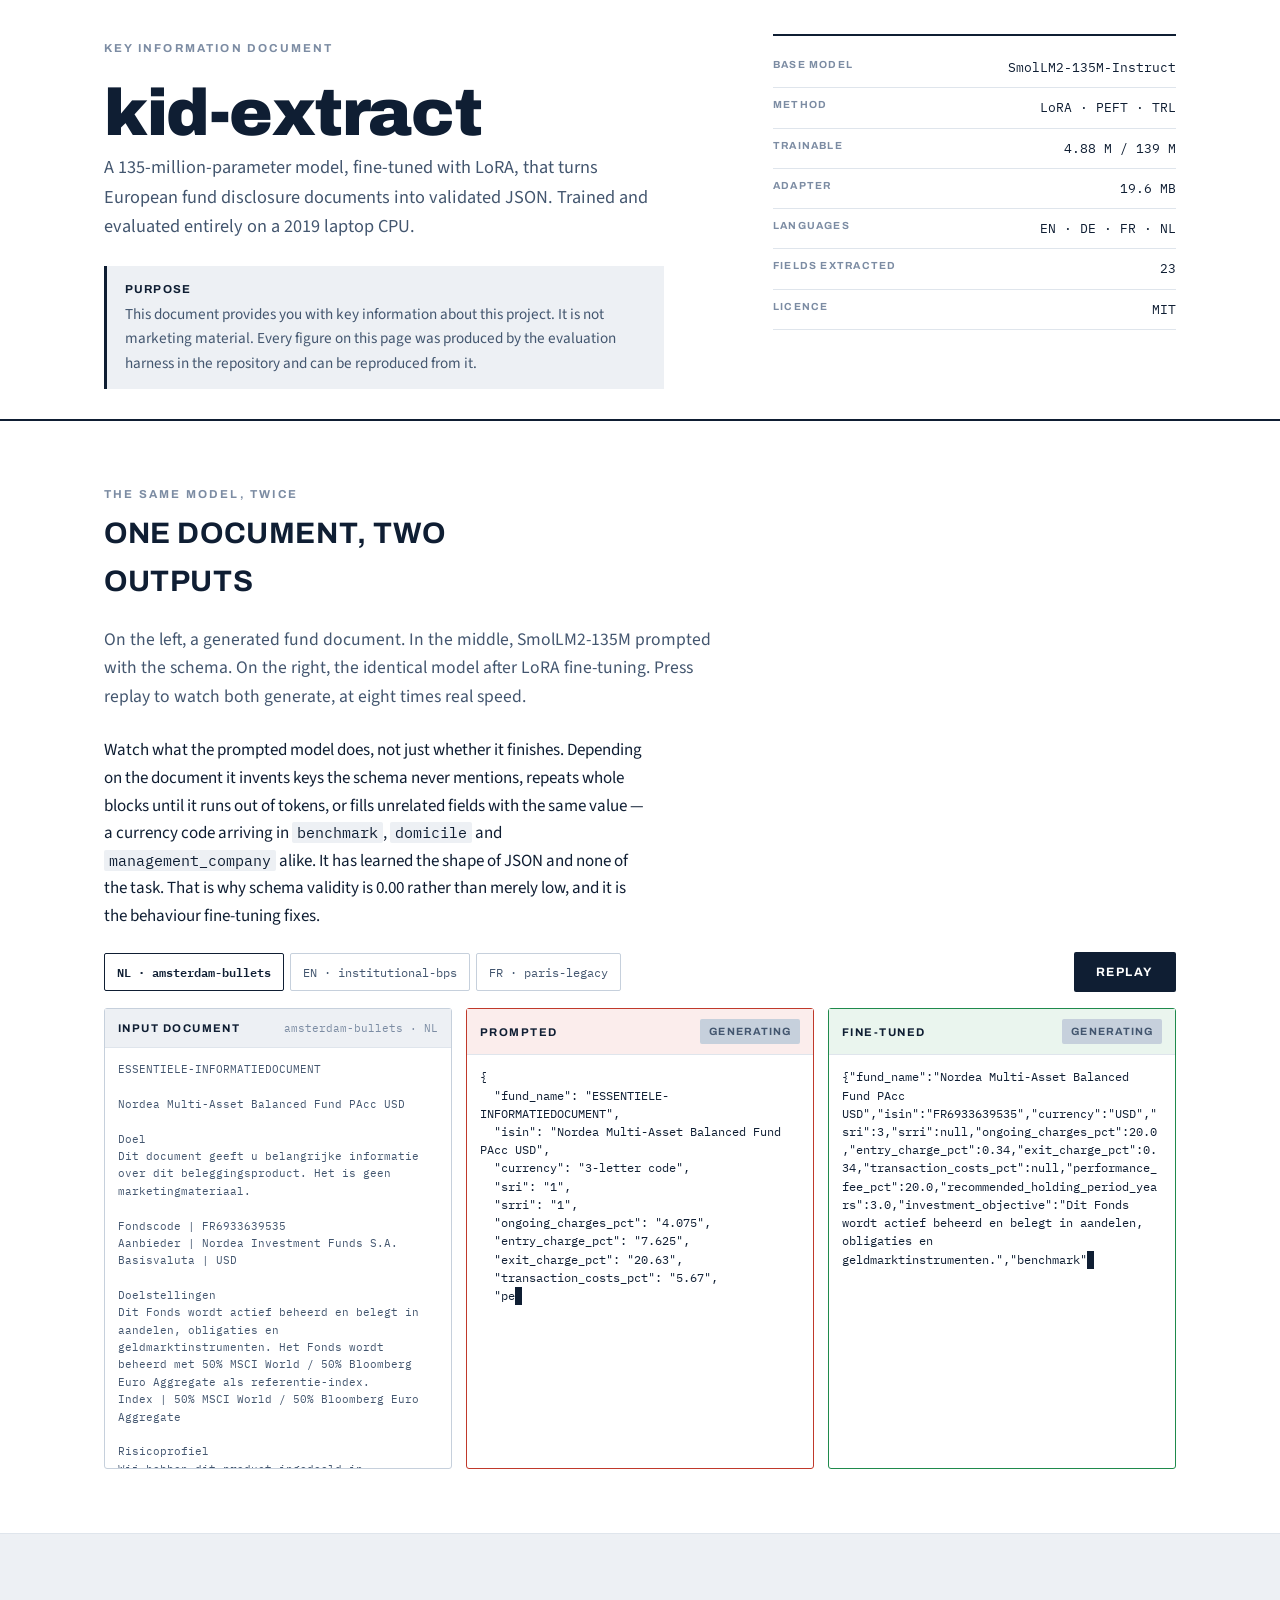
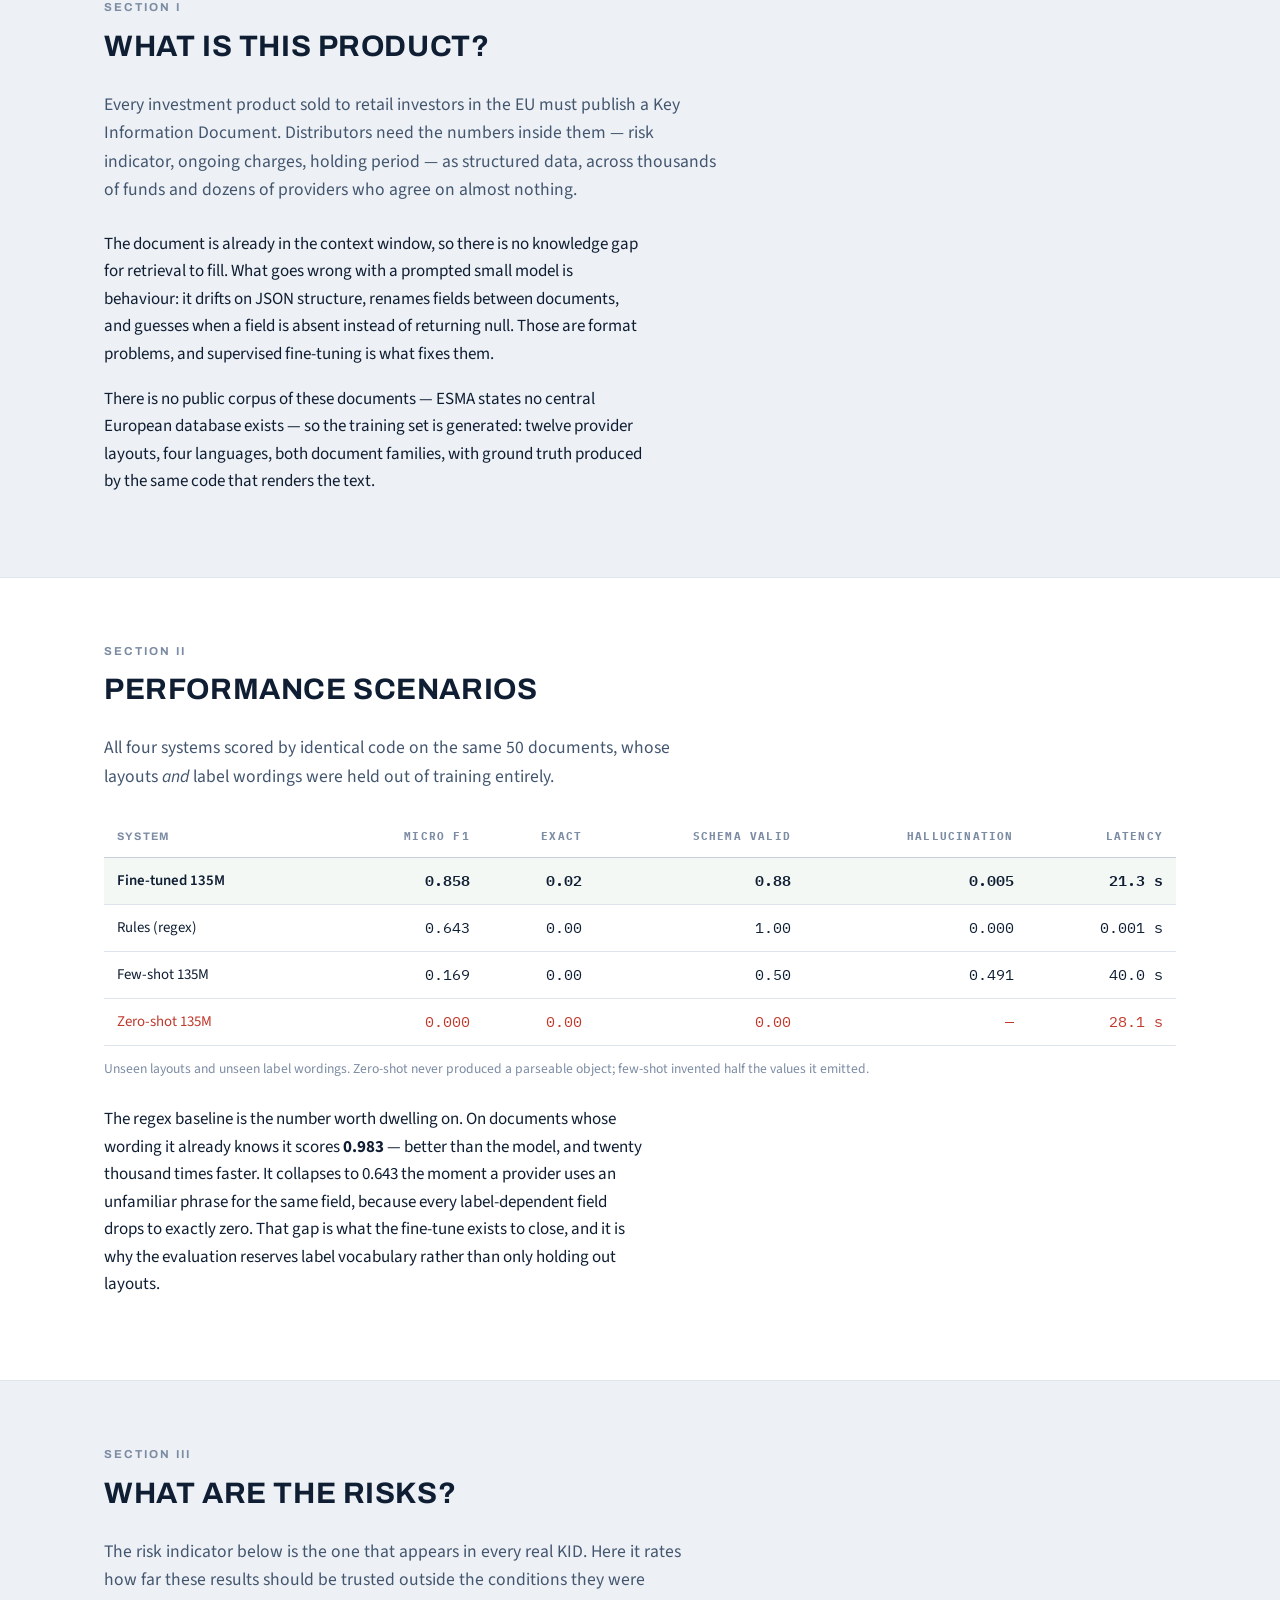
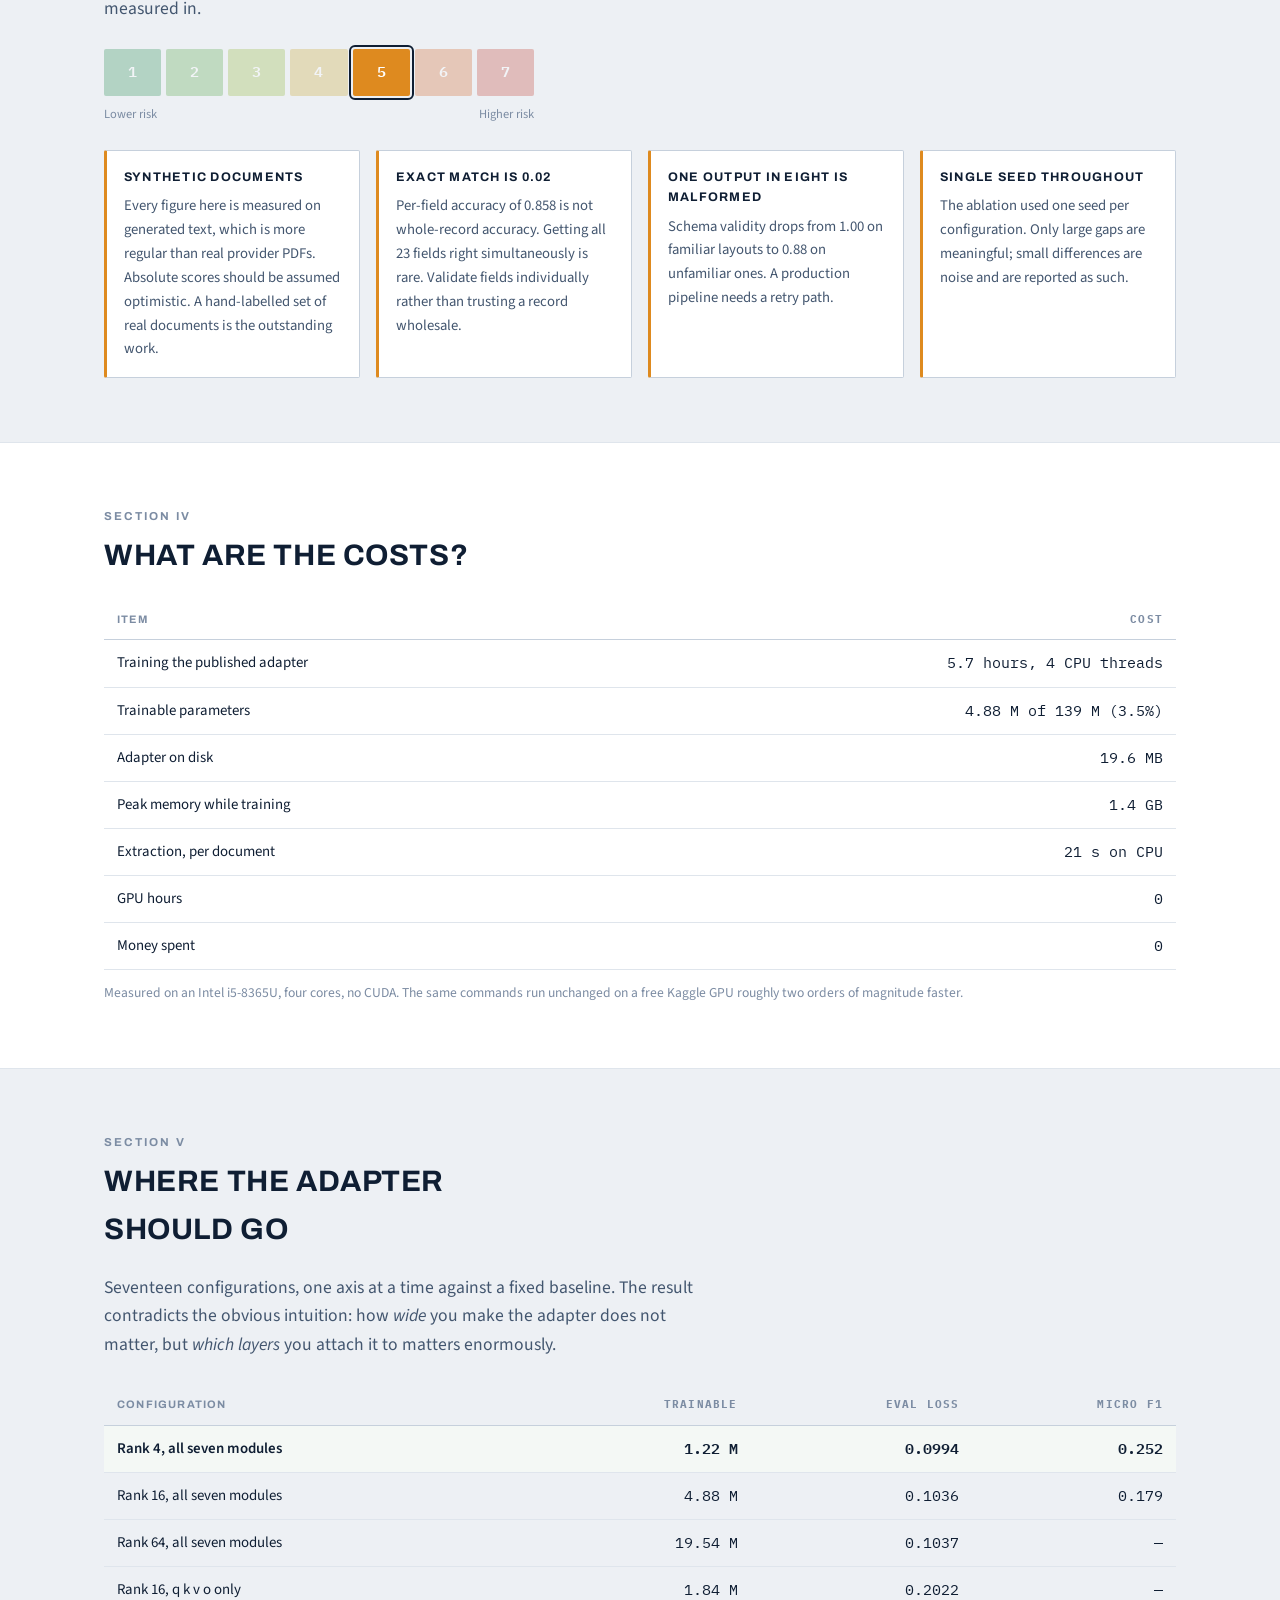
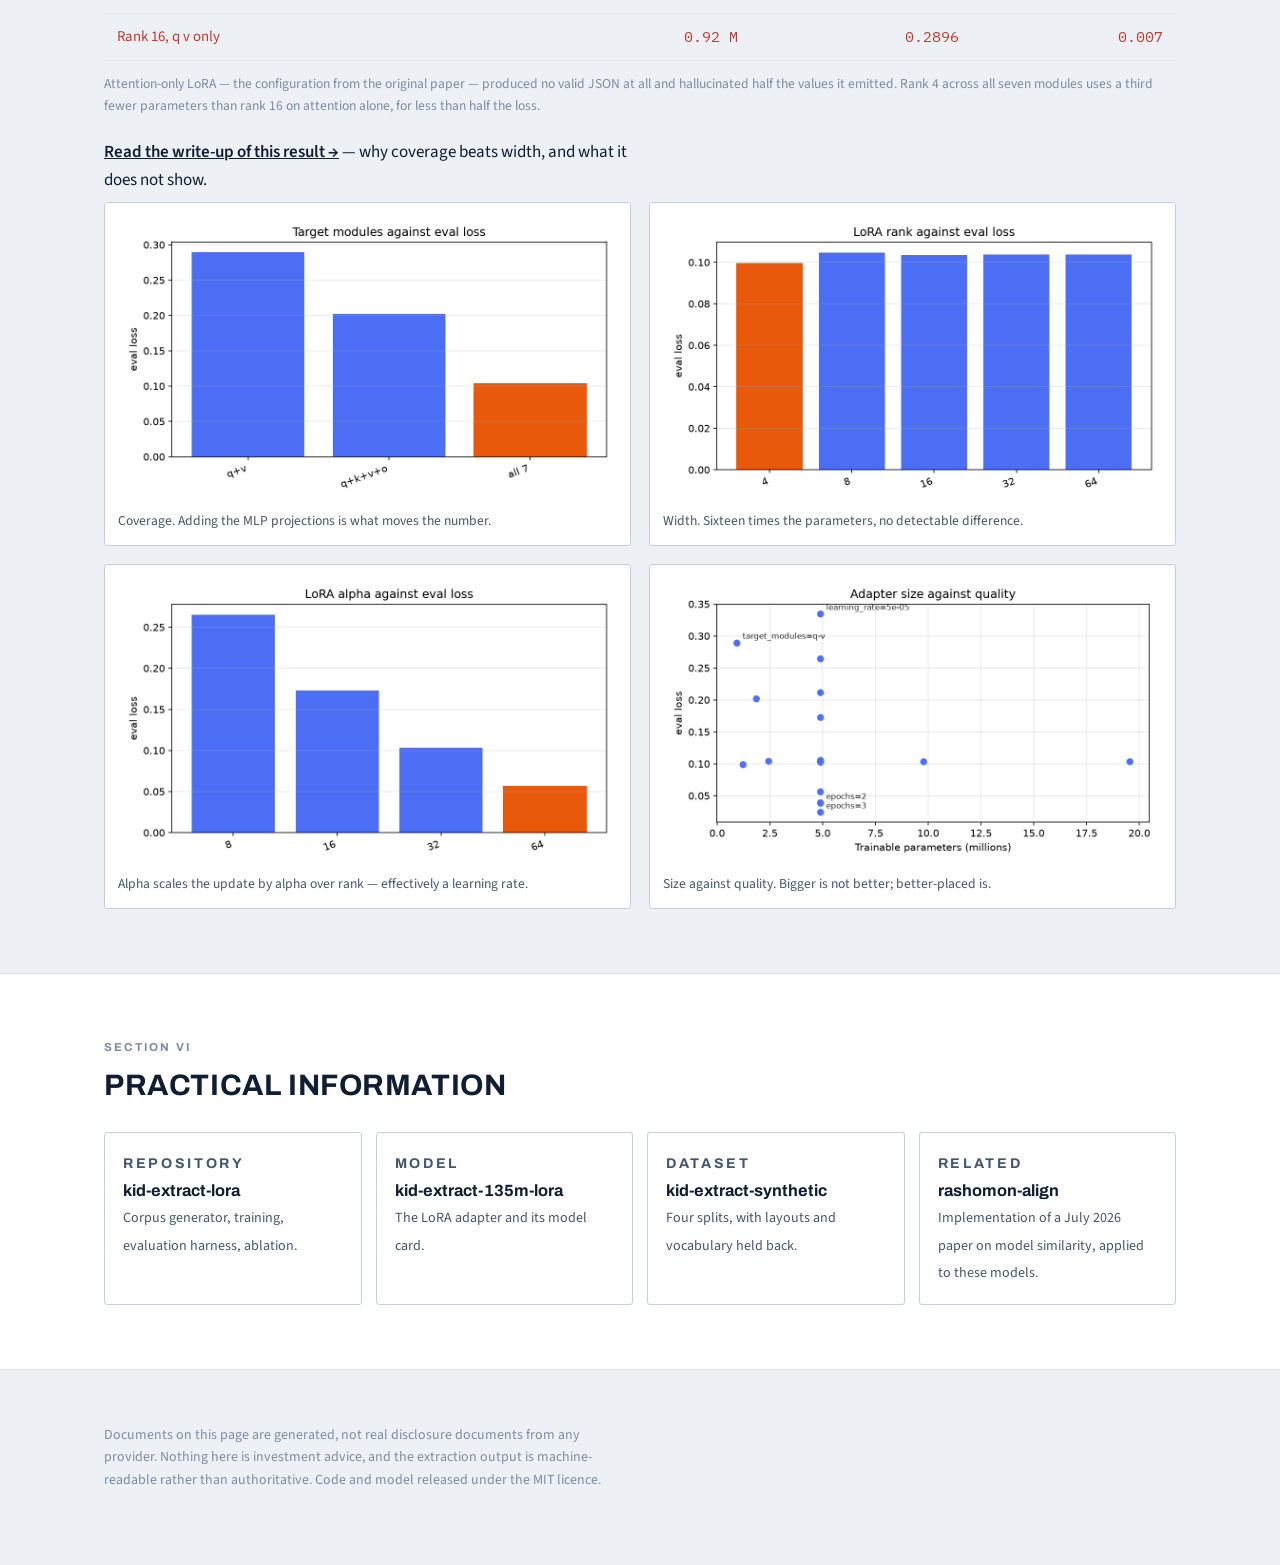
<file: docs/index.html>
<!doctype html>
<html lang="en">
<head>
<meta charset="utf-8">
<meta name="viewport" content="width=device-width, initial-scale=1">
<title>kid-extract — Key Information Document</title>
<meta name="description" content="A 135M model fine-tuned with LoRA to extract structured JSON from European fund disclosure documents. Trained and evaluated entirely on a laptop CPU.">
<link rel="icon" href="favicon.svg" type="image/svg+xml">
<meta property="og:type" content="website">
<meta property="og:title" content="kid-extract — fine-tuning a 135M model on a laptop CPU">
<meta property="og:description" content="0.858 micro F1 on unseen layouts and wordings. The same model, prompted, produced no valid JSON at all.">
<meta property="og:image" content="https://chenjigaram.github.io/kid-extract-lora/og-card.png">
<meta property="og:url" content="https://chenjigaram.github.io/kid-extract-lora/">
<meta name="twitter:card" content="summary_large_image">
<link rel="preconnect" href="https://fonts.googleapis.com">
<link rel="preconnect" href="https://fonts.gstatic.com" crossorigin>
<link href="https://fonts.googleapis.com/css2?family=Archivo:wght@500;700;900&family=Source+Sans+3:ital,wght@0,400;0,600;1,400&family=IBM+Plex+Mono:wght@400;500;600&display=swap" rel="stylesheet">
<link rel="stylesheet" href="style.css">
</head>
<body>

<header class="masthead">
  <div class="wrap">
    <div class="masthead__grid">
      <div>
        <span class="eyebrow">Key Information Document</span>
        <h1>kid&#8209;extract</h1>
        <p class="sub">A 135-million-parameter model, fine-tuned with LoRA, that turns European fund disclosure documents into validated JSON. Trained and evaluated entirely on a 2019 laptop CPU.</p>
        <div class="purpose">
          <strong>Purpose</strong>
          This document provides you with key information about this project. It is not marketing material. Every figure on this page was produced by the evaluation harness in the repository and can be reproduced from it.
        </div>
      </div>
      <aside class="ident">
        <dl>
          <dt>Base model</dt><dd>SmolLM2-135M-Instruct</dd>
          <dt>Method</dt><dd>LoRA · PEFT · TRL</dd>
          <dt>Trainable</dt><dd>4.88 M / 139 M</dd>
          <dt>Adapter</dt><dd>19.6 MB</dd>
          <dt>Languages</dt><dd>EN · DE · FR · NL</dd>
          <dt>Fields extracted</dt><dd>23</dd>
          <dt>Licence</dt><dd>MIT</dd>
        </dl>
      </aside>
    </div>
  </div>
</header>

<section class="band band--card">
  <div class="wrap">
    <span class="eyebrow">The same model, twice</span>
    <h2>One document, two outputs</h2>
    <p class="lede">On the left, a generated fund document. In the middle, SmolLM2&#8209;135M prompted with the schema. On the right, the identical model after LoRA fine&#8209;tuning. Press replay to watch both generate, at eight times real speed.</p>
    <p style="margin-bottom:22px">Watch what the prompted model does, not just whether it finishes. Depending on the document it invents keys the schema never mentions, repeats whole blocks until it runs out of tokens, or fills unrelated fields with the same value — a currency code arriving in <code>benchmark</code>, <code>domicile</code> and <code>management_company</code> alike. It has learned the shape of JSON and none of the task. That is why schema validity is 0.00 rather than merely low, and it is the behaviour fine‑tuning fixes.</p>

    <div class="replay-head">
      <div class="picker" id="picker" role="group" aria-label="Choose an example document"></div>
      <button class="btn" id="replay" type="button">Replay</button>
    </div>

    <div class="panes">
      <div class="pane pane--source">
        <div class="pane__bar"><span class="pane__title">Input document</span><span class="pane__meta" id="src-meta">—</span></div>
        <div class="pane__body" id="src-body"></div>
      </div>
      <div class="pane pane--base">
        <div class="pane__bar"><span class="pane__title">Prompted</span><span class="verdict verdict--idle" id="base-verdict">Idle</span></div>
        <div class="pane__body" id="base-body"></div>
      </div>
      <div class="pane pane--tuned">
        <div class="pane__bar"><span class="pane__title">Fine&#8209;tuned</span><span class="verdict verdict--idle" id="tuned-verdict">Idle</span></div>
        <div class="pane__body" id="tuned-body"></div>
      </div>
    </div>
  </div>
</section>

<section class="band">
  <div class="wrap">
    <span class="eyebrow">Section I</span>
    <h2>What is this product?</h2>
    <p class="lede">Every investment product sold to retail investors in the EU must publish a Key Information Document. Distributors need the numbers inside them — risk indicator, ongoing charges, holding period — as structured data, across thousands of funds and dozens of providers who agree on almost nothing.</p>
    <p>The document is already in the context window, so there is no knowledge gap for retrieval to fill. What goes wrong with a prompted small model is behaviour: it drifts on JSON structure, renames fields between documents, and guesses when a field is absent instead of returning null. Those are format problems, and supervised fine-tuning is what fixes them.</p>
    <p>There is no public corpus of these documents — ESMA states no central European database exists — so the training set is generated: twelve provider layouts, four languages, both document families, with ground truth produced by the same code that renders the text.</p>
  </div>
</section>

<section class="band band--card">
  <div class="wrap">
    <span class="eyebrow">Section II</span>
    <h2>Performance scenarios</h2>
    <p class="lede">All four systems scored by identical code on the same 50 documents, whose layouts <em>and</em> label wordings were held out of training entirely.</p>
    <div class="table-scroll">
      <table>
        <thead><tr><th>System</th><th class="num">Micro F1</th><th class="num">Exact</th><th class="num">Schema valid</th><th class="num">Hallucination</th><th class="num">Latency</th></tr></thead>
        <tbody>
          <tr class="hero-row"><td>Fine-tuned 135M</td><td class="num">0.858</td><td class="num">0.02</td><td class="num">0.88</td><td class="num">0.005</td><td class="num">21.3 s</td></tr>
          <tr><td>Rules (regex)</td><td class="num">0.643</td><td class="num">0.00</td><td class="num">1.00</td><td class="num">0.000</td><td class="num">0.001 s</td></tr>
          <tr><td>Few-shot 135M</td><td class="num">0.169</td><td class="num">0.00</td><td class="num">0.50</td><td class="num">0.491</td><td class="num">40.0 s</td></tr>
          <tr class="bad-row"><td>Zero-shot 135M</td><td class="num">0.000</td><td class="num">0.00</td><td class="num">0.00</td><td class="num">—</td><td class="num">28.1 s</td></tr>
        </tbody>
        <caption>Unseen layouts and unseen label wordings. Zero-shot never produced a parseable object; few-shot invented half the values it emitted.</caption>
      </table>
    </div>
    <p style="margin-top:26px">The regex baseline is the number worth dwelling on. On documents whose wording it already knows it scores <strong>0.983</strong> — better than the model, and twenty thousand times faster. It collapses to 0.643 the moment a provider uses an unfamiliar phrase for the same field, because every label-dependent field drops to exactly zero. That gap is what the fine-tune exists to close, and it is why the evaluation reserves label vocabulary rather than only holding out layouts.</p>
  </div>
</section>

<section class="band">
  <div class="wrap">
    <span class="eyebrow">Section III</span>
    <h2>What are the risks?</h2>
    <p class="lede">The risk indicator below is the one that appears in every real KID. Here it rates how far these results should be trusted outside the conditions they were measured in.</p>
    <div class="sri">
      <div class="sri__scale" role="img" aria-label="Risk indicator: 5 out of 7">
        <div class="sri__cell" style="background:var(--sri-1)">1</div>
        <div class="sri__cell" style="background:var(--sri-2)">2</div>
        <div class="sri__cell" style="background:var(--sri-3)">3</div>
        <div class="sri__cell" style="background:var(--sri-4)">4</div>
        <div class="sri__cell" data-on="1" style="background:var(--sri-5)">5</div>
        <div class="sri__cell" style="background:var(--sri-6)">6</div>
        <div class="sri__cell" style="background:var(--sri-7)">7</div>
      </div>
      <div class="sri__labels"><span>Lower risk</span><span>Higher risk</span></div>
    </div>
    <div class="risks">
      <div class="risk"><h3>Synthetic documents</h3><p>Every figure here is measured on generated text, which is more regular than real provider PDFs. Absolute scores should be assumed optimistic. A hand-labelled set of real documents is the outstanding work.</p></div>
      <div class="risk"><h3>Exact match is 0.02</h3><p>Per-field accuracy of 0.858 is not whole-record accuracy. Getting all 23 fields right simultaneously is rare. Validate fields individually rather than trusting a record wholesale.</p></div>
      <div class="risk"><h3>One output in eight is malformed</h3><p>Schema validity drops from 1.00 on familiar layouts to 0.88 on unfamiliar ones. A production pipeline needs a retry path.</p></div>
      <div class="risk"><h3>Single seed throughout</h3><p>The ablation used one seed per configuration. Only large gaps are meaningful; small differences are noise and are reported as such.</p></div>
    </div>
  </div>
</section>

<section class="band band--card">
  <div class="wrap">
    <span class="eyebrow">Section IV</span>
    <h2>What are the costs?</h2>
    <div class="table-scroll">
      <table>
        <thead><tr><th>Item</th><th class="num">Cost</th></tr></thead>
        <tbody>
          <tr><td>Training the published adapter</td><td class="num">5.7 hours, 4 CPU threads</td></tr>
          <tr><td>Trainable parameters</td><td class="num">4.88 M of 139 M (3.5%)</td></tr>
          <tr><td>Adapter on disk</td><td class="num">19.6 MB</td></tr>
          <tr><td>Peak memory while training</td><td class="num">1.4 GB</td></tr>
          <tr><td>Extraction, per document</td><td class="num">21 s on CPU</td></tr>
          <tr><td>GPU hours</td><td class="num">0</td></tr>
          <tr><td>Money spent</td><td class="num">0</td></tr>
        </tbody>
        <caption>Measured on an Intel i5-8365U, four cores, no CUDA. The same commands run unchanged on a free Kaggle GPU roughly two orders of magnitude faster.</caption>
      </table>
    </div>
  </div>
</section>

<section class="band">
  <div class="wrap">
    <span class="eyebrow">Section V</span>
    <h2>Where the adapter should go</h2>
    <p class="lede">Seventeen configurations, one axis at a time against a fixed baseline. The result contradicts the obvious intuition: how <em>wide</em> you make the adapter does not matter, but <em>which layers</em> you attach it to matters enormously.</p>
    <div class="table-scroll">
      <table>
        <thead><tr><th>Configuration</th><th class="num">Trainable</th><th class="num">Eval loss</th><th class="num">Micro F1</th></tr></thead>
        <tbody>
          <tr class="hero-row"><td>Rank 4, all seven modules</td><td class="num">1.22 M</td><td class="num">0.0994</td><td class="num">0.252</td></tr>
          <tr><td>Rank 16, all seven modules</td><td class="num">4.88 M</td><td class="num">0.1036</td><td class="num">0.179</td></tr>
          <tr><td>Rank 64, all seven modules</td><td class="num">19.54 M</td><td class="num">0.1037</td><td class="num">—</td></tr>
          <tr><td>Rank 16, q k v o only</td><td class="num">1.84 M</td><td class="num">0.2022</td><td class="num">—</td></tr>
          <tr class="bad-row"><td>Rank 16, q v only</td><td class="num">0.92 M</td><td class="num">0.2896</td><td class="num">0.007</td></tr>
        </tbody>
        <caption>Attention-only LoRA — the configuration from the original paper — produced no valid JSON at all and hallucinated half the values it emitted. Rank 4 across all seven modules uses a third fewer parameters than rank 16 on attention alone, for less than half the loss.</caption>
      </table>
    </div>
    <p style="margin:22px 0 4px"><a href="posts/coverage-beats-width.html" style="font-weight:600">Read the write-up of this result &rarr;</a> &mdash; why coverage beats width, and what it does not show.</p>
    <div class="charts">
      <figure><img src="figures/sweep_lora_target_modules.png" alt="Bar chart: eval loss falls sharply as more module types are adapted"><figcaption>Coverage. Adding the MLP projections is what moves the number.</figcaption></figure>
      <figure><img src="figures/sweep_lora_r.png" alt="Bar chart: eval loss is flat across LoRA ranks 4 to 64"><figcaption>Width. Sixteen times the parameters, no detectable difference.</figcaption></figure>
      <figure><img src="figures/sweep_lora_alpha.png" alt="Bar chart: eval loss falls monotonically as alpha rises"><figcaption>Alpha scales the update by alpha over rank — effectively a learning rate.</figcaption></figure>
      <figure><img src="figures/sweep_size_vs_quality.png" alt="Scatter plot of adapter size against eval loss"><figcaption>Size against quality. Bigger is not better; better-placed is.</figcaption></figure>
    </div>
  </div>
</section>

<section class="band band--card">
  <div class="wrap">
    <span class="eyebrow">Section VI</span>
    <h2>Practical information</h2>
    <div class="links">
      <a class="link-card" href="https://github.com/Chenjigaram/kid-extract-lora"><span class="eyebrow">Repository</span><strong>kid-extract-lora</strong><span>Corpus generator, training, evaluation harness, ablation.</span></a>
      <a class="link-card" href="https://huggingface.co/chenjigaram/kid-extract-135m-lora"><span class="eyebrow">Model</span><strong>kid-extract-135m-lora</strong><span>The LoRA adapter and its model card.</span></a>
      <a class="link-card" href="https://huggingface.co/datasets/chenjigaram/kid-extract-synthetic"><span class="eyebrow">Dataset</span><strong>kid-extract-synthetic</strong><span>Four splits, with layouts and vocabulary held back.</span></a>
      <a class="link-card" href="https://github.com/Chenjigaram/rashomon-align"><span class="eyebrow">Related</span><strong>rashomon-align</strong><span>Implementation of a July 2026 paper on model similarity, applied to these models.</span></a>
    </div>
  </div>
</section>

<footer>
  <div class="wrap">
    <p>Documents on this page are generated, not real disclosure documents from any provider. Nothing here is investment advice, and the extraction output is machine-readable rather than authoritative. Code and model released under the MIT licence.</p>
  </div>
</footer>

<script>
(function(){
  const SPEED = 8;
  const reduce = window.matchMedia("(prefers-reduced-motion: reduce)").matches;
  const el = id => document.getElementById(id);
  const picker = el("picker");
  let examples = [], current = 0, timers = [];

  function stop(){ timers.forEach(clearTimeout); timers = []; }

  function setVerdict(node, state, text){
    node.className = "verdict verdict--" + state;
    node.textContent = text;
  }

  function type(node, text, seconds, done){
    if (reduce){ node.textContent = text; done(); return; }
    const total = Math.max(1200, (seconds * 1000) / SPEED);
    const steps = Math.min(text.length, 220);
    const chunk = Math.ceil(text.length / steps);
    let i = 0;
    node.textContent = "";
    const caret = document.createElement("span");
    caret.className = "caret";
    caret.textContent = " ";
    node.appendChild(caret);
    function tick(){
      i = Math.min(text.length, i + chunk);
      caret.remove();
      node.textContent = text.slice(0, i);
      if (i < text.length){
        node.appendChild(caret);
        node.scrollTop = node.scrollHeight;
        timers.push(setTimeout(tick, total / steps));
      } else { done(); }
    }
    timers.push(setTimeout(tick, total / steps));
  }

  function play(){
    stop();
    const ex = examples[current];
    if (!ex) return;
    el("src-meta").textContent = ex.layout + " · " + ex.language.toUpperCase();
    el("src-body").textContent = ex.text;
    setVerdict(el("base-verdict"), "idle", "Generating");
    setVerdict(el("tuned-verdict"), "idle", "Generating");
    type(el("base-body"), ex.base.raw, ex.base.seconds, function(){
      const ok = ex.base.valid_schema;
      setVerdict(el("base-verdict"), ok ? "ok" : "bad",
        ok ? "Valid · " + ex.base.seconds + "s" : "No valid JSON · " + ex.base.seconds + "s");
    });
    type(el("tuned-body"), ex.finetuned.raw, ex.finetuned.seconds, function(){
      const ok = ex.finetuned.valid_schema;
      setVerdict(el("tuned-verdict"), ok ? "ok" : "bad",
        ok ? "Valid JSON · " + ex.finetuned.seconds + "s" : "Invalid · " + ex.finetuned.seconds + "s");
    });
  }

  function select(i){
    current = i;
    [...picker.children].forEach((b, n) => b.setAttribute("aria-pressed", String(n === i)));
    play();
  }

  fetch("demo_examples.json")
    .then(r => r.json())
    .then(data => {
      examples = data;
      data.forEach((ex, i) => {
        const b = document.createElement("button");
        b.type = "button";
        b.textContent = ex.language.toUpperCase() + " · " + ex.layout;
        b.setAttribute("aria-pressed", String(i === 0));
        b.addEventListener("click", () => select(i));
        picker.appendChild(b);
      });
      select(0);
    })
    .catch(() => {
      el("src-body").textContent = "Example outputs could not be loaded.";
    });

  el("replay").addEventListener("click", play);
})();
</script>
</body>
</html>
</file>
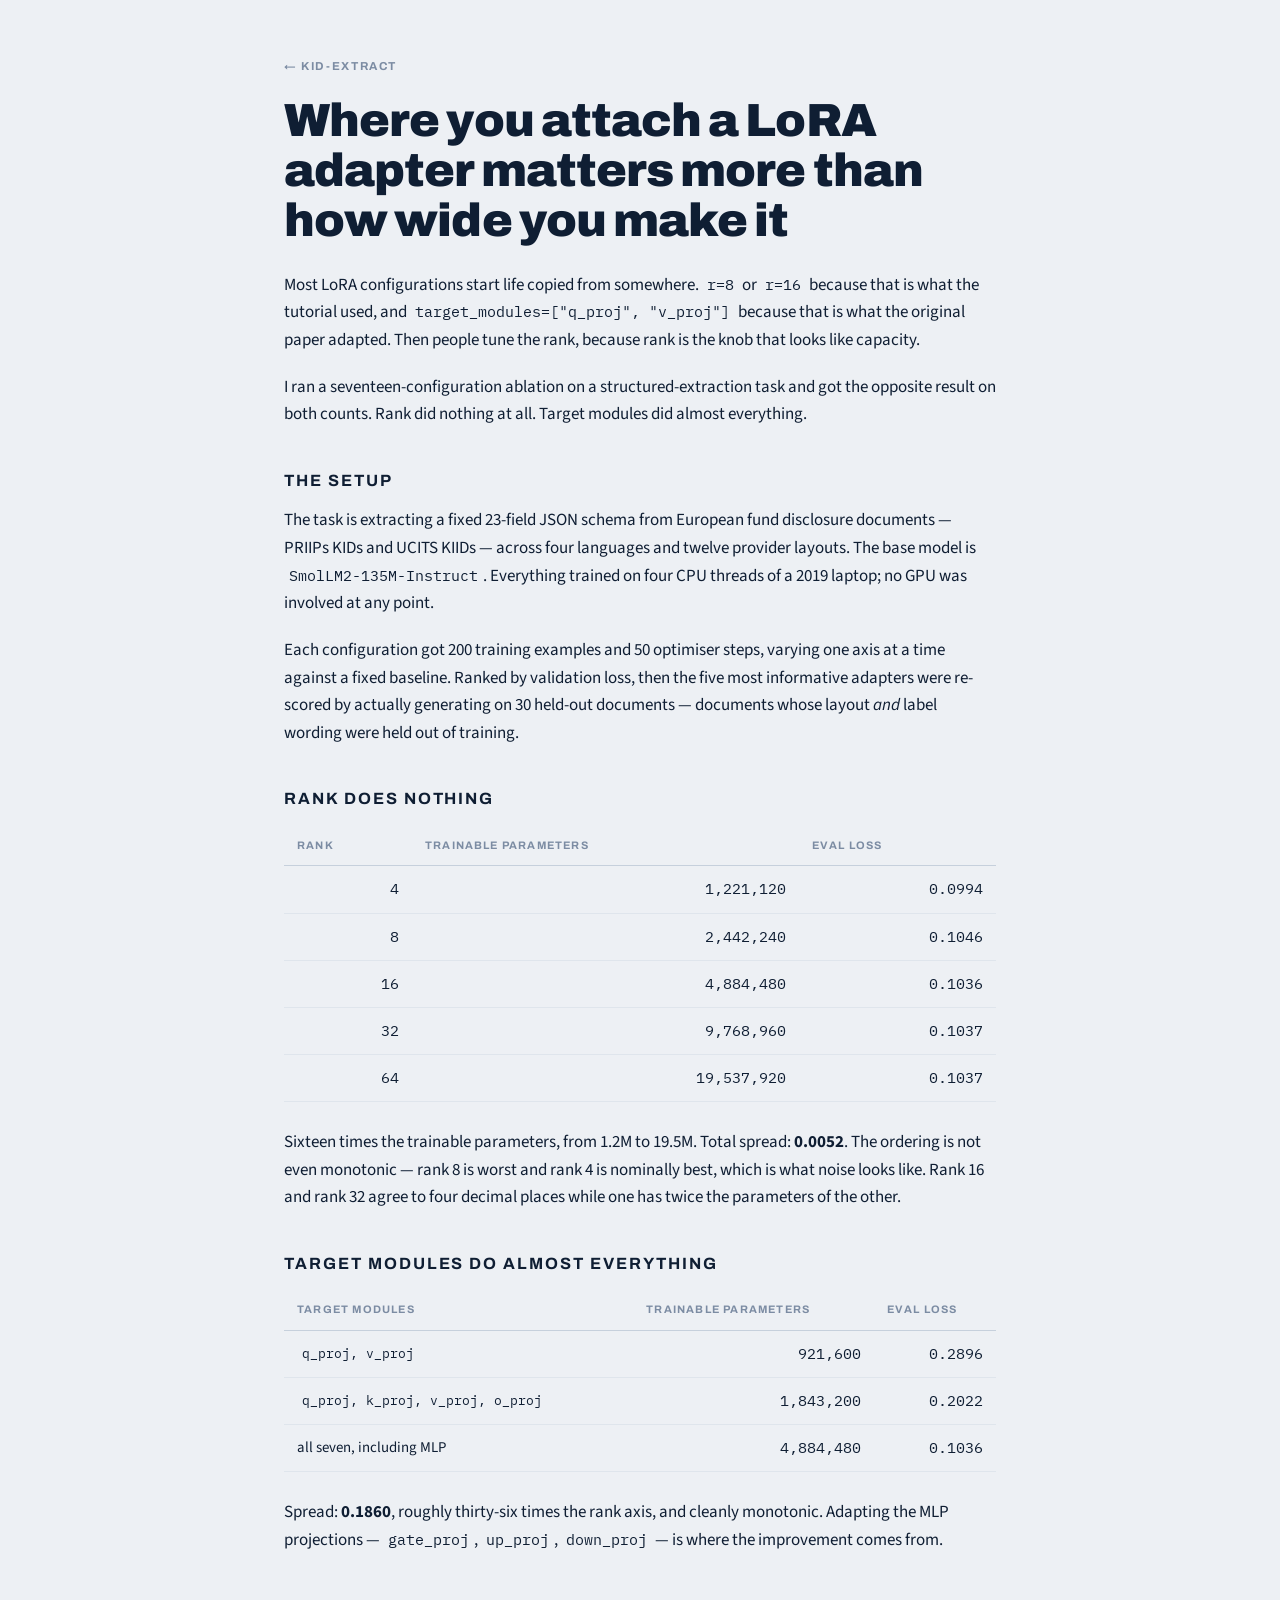
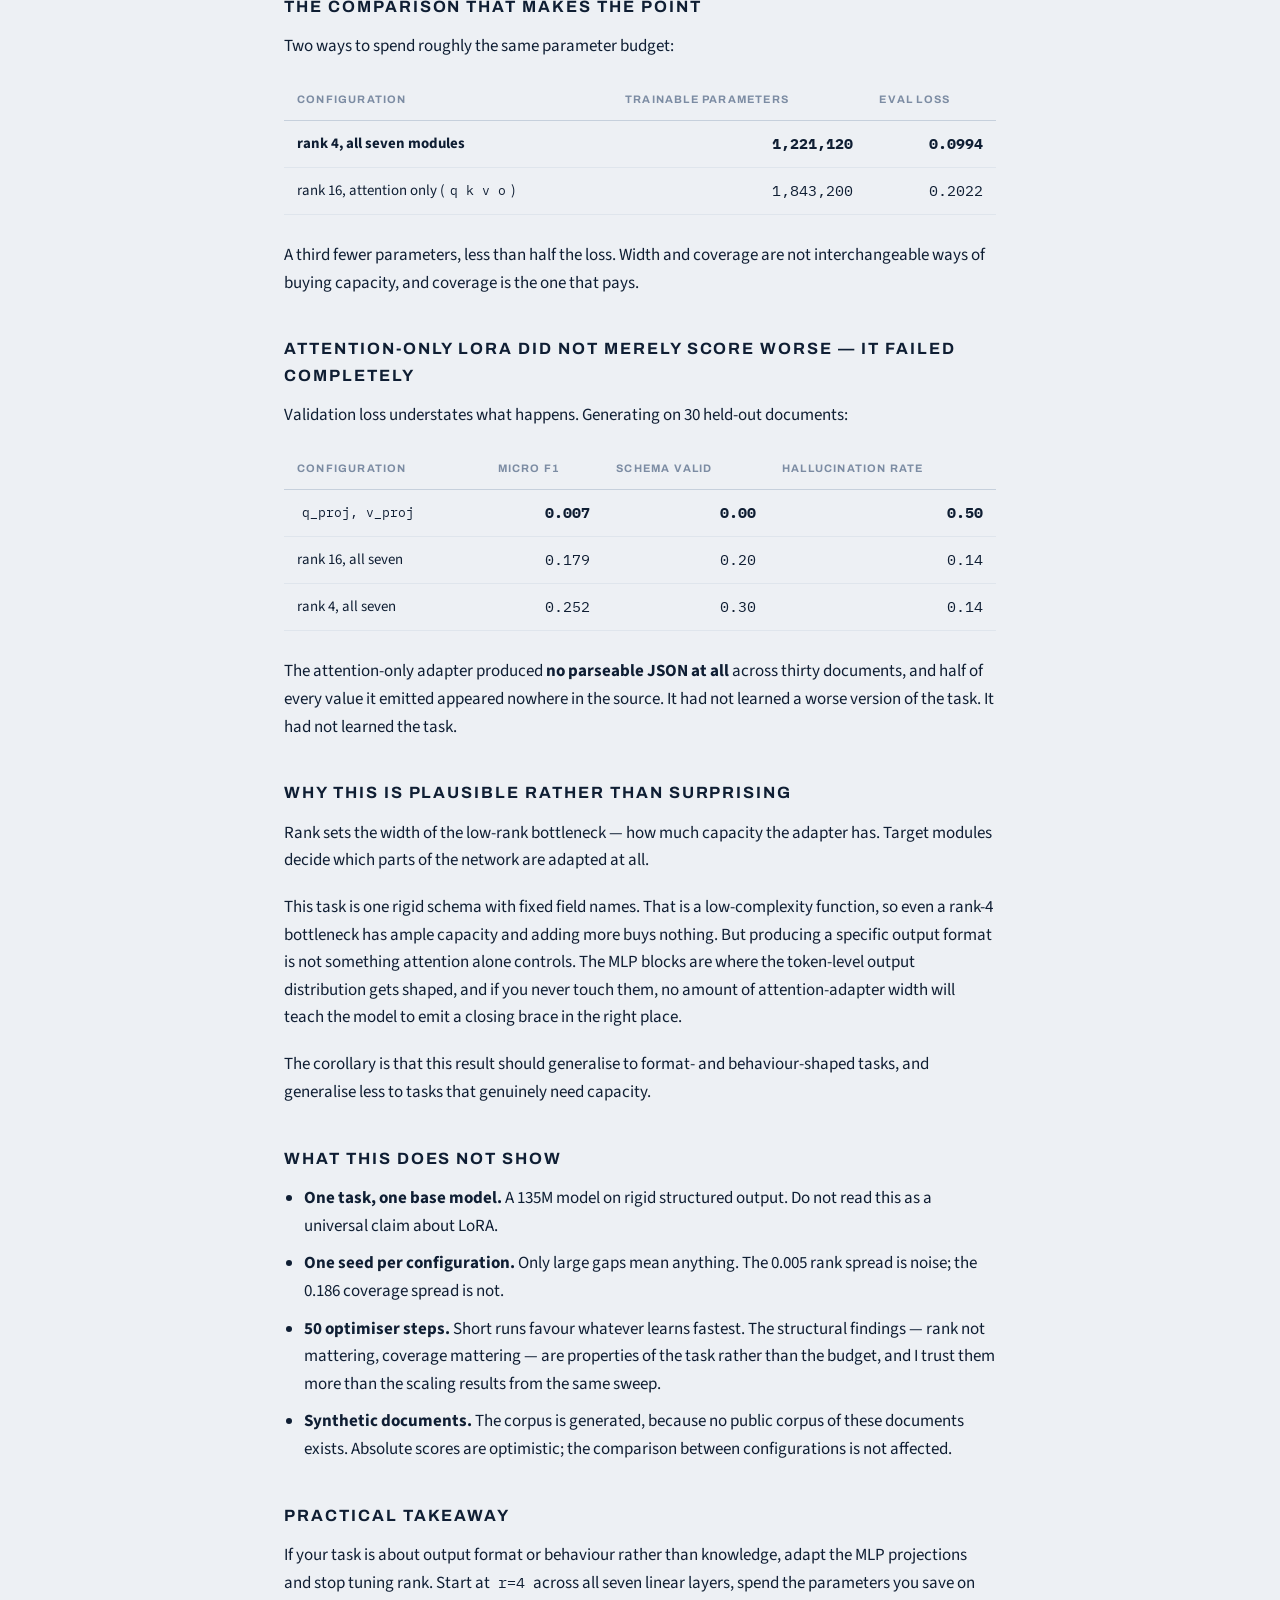
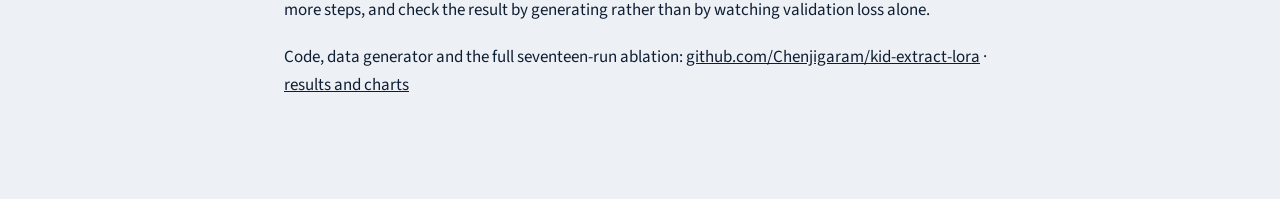
<file: docs/posts/coverage-beats-width.html>
<!doctype html>
<html lang="en">
<head>
<meta charset="utf-8">
<meta name="viewport" content="width=device-width, initial-scale=1">
<title>Where you attach a LoRA adapter matters more than how wide you make it</title>
<meta name="description" content="A seventeen-configuration ablation: LoRA rank did nothing across a 16x parameter range, while target module coverage did almost everything.">
<link rel="icon" href="../favicon.svg" type="image/svg+xml">
<meta property="og:type" content="article">
<meta property="og:title" content="Where you attach a LoRA adapter matters more than how wide you make it">
<meta property="og:description" content="Rank did nothing across 16x the parameters. Attention-only LoRA produced no valid JSON at all.">
<meta property="og:image" content="https://chenjigaram.github.io/kid-extract-lora/og-card.png">
<meta name="twitter:card" content="summary_large_image">
<link rel="preconnect" href="https://fonts.googleapis.com">
<link rel="preconnect" href="https://fonts.gstatic.com" crossorigin>
<link href="https://fonts.googleapis.com/css2?family=Archivo:wght@500;700;900&family=Source+Sans+3:ital,wght@0,400;0,600;1,400&family=IBM+Plex+Mono:wght@400;500;600&display=swap" rel="stylesheet">
<link rel="stylesheet" href="../style.css">
<style>
.post{max-width:760px; margin:0 auto; padding:52px 24px 80px}
.post h1{font-family:Archivo,sans-serif; font-weight:900; font-size:clamp(1.9rem,4.4vw,2.9rem); line-height:1.08; letter-spacing:-.02em; margin:.35em 0 .55em}
.post h2{font-family:Archivo,sans-serif; font-weight:700; font-size:1.02rem; letter-spacing:.12em; text-transform:uppercase; margin:2.4em 0 .8em}
.post p{max-width:none; margin:0 0 1.15em}
.post ul{padding-left:1.2em; margin:0 0 1.15em}
.post li{margin-bottom:.6em}
.post table{min-width:0}
.post .table-scroll{margin:0 0 1.6em}
.backlink{font-family:Archivo,sans-serif; font-weight:700; font-size:.72rem; letter-spacing:.14em; text-transform:uppercase; text-decoration:none; color:var(--ink-faint)}
.backlink:hover{color:var(--ink)}
</style>
</head>
<body>
<article class="post">
<a class="backlink" href="../">&larr; kid-extract</a>
<h1>Where you attach a LoRA adapter matters more than how wide you make it</h1>
<p>Most LoRA configurations start life copied from somewhere. <code>r=8</code> or <code>r=16</code> because that is what the tutorial used, and <code>target_modules=[&quot;q_proj&quot;, &quot;v_proj&quot;]</code> because that is what the original paper adapted. Then people tune the rank, because rank is the knob that looks like capacity.</p>
<p>I ran a seventeen-configuration ablation on a structured-extraction task and got the opposite result on both counts. Rank did nothing at all. Target modules did almost everything.</p>
<h2>The setup</h2>
<p>The task is extracting a fixed 23-field JSON schema from European fund disclosure documents — PRIIPs KIDs and UCITS KIIDs — across four languages and twelve provider layouts. The base model is <code>SmolLM2-135M-Instruct</code>. Everything trained on four CPU threads of a 2019 laptop; no GPU was involved at any point.</p>
<p>Each configuration got 200 training examples and 50 optimiser steps, varying one axis at a time against a fixed baseline. Ranked by validation loss, then the five most informative adapters were re-scored by actually generating on 30 held-out documents — documents whose layout <em>and</em> label wording were held out of training.</p>
<h2>Rank does nothing</h2>
<div class="table-scroll"><table><thead><tr><th class="">Rank</th><th class="">Trainable parameters</th><th class="">Eval loss</th></tr></thead><tbody><tr><td class="num">4</td><td class="num">1,221,120</td><td class="num">0.0994</td></tr><tr><td class="num">8</td><td class="num">2,442,240</td><td class="num">0.1046</td></tr><tr><td class="num">16</td><td class="num">4,884,480</td><td class="num">0.1036</td></tr><tr><td class="num">32</td><td class="num">9,768,960</td><td class="num">0.1037</td></tr><tr><td class="num">64</td><td class="num">19,537,920</td><td class="num">0.1037</td></tr></tbody></table></div>
<p>Sixteen times the trainable parameters, from 1.2M to 19.5M. Total spread: <strong>0.0052</strong>. The ordering is not even monotonic — rank 8 is worst and rank 4 is nominally best, which is what noise looks like. Rank 16 and rank 32 agree to four decimal places while one has twice the parameters of the other.</p>
<h2>Target modules do almost everything</h2>
<div class="table-scroll"><table><thead><tr><th class="">Target modules</th><th class="">Trainable parameters</th><th class="">Eval loss</th></tr></thead><tbody><tr><td class=""><code>q_proj, v_proj</code></td><td class="num">921,600</td><td class="num">0.2896</td></tr><tr><td class=""><code>q_proj, k_proj, v_proj, o_proj</code></td><td class="num">1,843,200</td><td class="num">0.2022</td></tr><tr><td class="">all seven, including MLP</td><td class="num">4,884,480</td><td class="num">0.1036</td></tr></tbody></table></div>
<p>Spread: <strong>0.1860</strong>, roughly thirty-six times the rank axis, and cleanly monotonic. Adapting the MLP projections — <code>gate_proj</code>, <code>up_proj</code>, <code>down_proj</code> — is where the improvement comes from.</p>
<h2>The comparison that makes the point</h2>
<p>Two ways to spend roughly the same parameter budget:</p>
<div class="table-scroll"><table><thead><tr><th class="">Configuration</th><th class="">Trainable parameters</th><th class="">Eval loss</th></tr></thead><tbody><tr><td class=""><strong>rank 4, all seven modules</strong></td><td class="num"><strong>1,221,120</strong></td><td class="num"><strong>0.0994</strong></td></tr><tr><td class="">rank 16, attention only (<code>q k v o</code>)</td><td class="num">1,843,200</td><td class="num">0.2022</td></tr></tbody></table></div>
<p>A third fewer parameters, less than half the loss. Width and coverage are not interchangeable ways of buying capacity, and coverage is the one that pays.</p>
<h2>Attention-only LoRA did not merely score worse — it failed completely</h2>
<p>Validation loss understates what happens. Generating on 30 held-out documents:</p>
<div class="table-scroll"><table><thead><tr><th class="">Configuration</th><th class="">Micro F1</th><th class="">Schema valid</th><th class="">Hallucination rate</th></tr></thead><tbody><tr><td class=""><code>q_proj, v_proj</code></td><td class="num"><strong>0.007</strong></td><td class="num"><strong>0.00</strong></td><td class="num"><strong>0.50</strong></td></tr><tr><td class="">rank 16, all seven</td><td class="num">0.179</td><td class="num">0.20</td><td class="num">0.14</td></tr><tr><td class="">rank 4, all seven</td><td class="num">0.252</td><td class="num">0.30</td><td class="num">0.14</td></tr></tbody></table></div>
<p>The attention-only adapter produced <strong>no parseable JSON at all</strong> across thirty documents, and half of every value it emitted appeared nowhere in the source. It had not learned a worse version of the task. It had not learned the task.</p>
<h2>Why this is plausible rather than surprising</h2>
<p>Rank sets the width of the low-rank bottleneck — how much capacity the adapter has. Target modules decide which parts of the network are adapted at all.</p>
<p>This task is one rigid schema with fixed field names. That is a low-complexity function, so even a rank-4 bottleneck has ample capacity and adding more buys nothing. But producing a specific output format is not something attention alone controls. The MLP blocks are where the token-level output distribution gets shaped, and if you never touch them, no amount of attention-adapter width will teach the model to emit a closing brace in the right place.</p>
<p>The corollary is that this result should generalise to format- and behaviour-shaped tasks, and generalise less to tasks that genuinely need capacity.</p>
<h2>What this does not show</h2>
<ul><li><strong>One task, one base model.</strong> A 135M model on rigid structured output. Do not read this as a universal claim about LoRA.</li><li><strong>One seed per configuration.</strong> Only large gaps mean anything. The 0.005 rank spread is noise; the 0.186 coverage spread is not.</li><li><strong>50 optimiser steps.</strong> Short runs favour whatever learns fastest. The structural findings — rank not mattering, coverage mattering — are properties of the task rather than the budget, and I trust them more than the scaling results from the same sweep.</li><li><strong>Synthetic documents.</strong> The corpus is generated, because no public corpus of these documents exists. Absolute scores are optimistic; the comparison between configurations is not affected.</li></ul>
<h2>Practical takeaway</h2>
<p>If your task is about output format or behaviour rather than knowledge, adapt the MLP projections and stop tuning rank. Start at <code>r=4</code> across all seven linear layers, spend the parameters you save on more steps, and check the result by generating rather than by watching validation loss alone.</p>
<p>Code, data generator and the full seventeen-run ablation: <a href="https://github.com/Chenjigaram/kid-extract-lora">github.com/Chenjigaram/kid-extract-lora</a> · <a href="https://chenjigaram.github.io/kid-extract-lora/">results and charts</a></p>
</article>
</body>
</html>
</file>
<file: docs/style.css>
code{font-family:"IBM Plex Mono",monospace; font-size:.88em; background:var(--paper); padding:1px 5px; border-radius:2px}
:root{
  --ink:#0F1E33; --ink-soft:#43566F; --ink-faint:#7C8CA3;
  --paper:#EDF0F4; --card:#FFFFFF; --rule:#C6D0DC; --rule-soft:#DFE5EC;
  --sri-1:#1F8A4C; --sri-2:#4FA33F; --sri-3:#8FB531; --sri-4:#C9A227;
  --sri-5:#DE8A1F; --sri-6:#D2601F; --sri-7:#C0392B;
  --ok:#1F8A4C; --warn:#DE8A1F; --bad:#C0392B;
  --shadow:0 1px 2px rgba(15,30,51,.06), 0 8px 24px rgba(15,30,51,.06);
  --wrap:1120px;
}
*{box-sizing:border-box}
html{-webkit-text-size-adjust:100%}
body{
  margin:0; background:var(--paper); color:var(--ink);
  font-family:"Source Sans 3",system-ui,sans-serif; font-size:17px; line-height:1.62;
}
.wrap{max-width:var(--wrap); margin:0 auto; padding:0 24px}
a{color:inherit}
a:focus-visible,button:focus-visible{outline:3px solid var(--sri-4); outline-offset:3px}

.eyebrow{
  font-family:Archivo,sans-serif; font-weight:700; font-size:.72rem;
  letter-spacing:.19em; text-transform:uppercase; color:var(--ink-faint);
}

/* masthead */
.masthead{border-bottom:2px solid var(--ink); background:var(--card)}
.masthead .wrap{padding-top:34px; padding-bottom:30px}
.masthead__grid{display:grid; grid-template-columns:minmax(0,1.55fr) minmax(0,1fr); gap:44px; align-items:start}
.ident{border-top:2px solid var(--ink); padding-top:12px}
.ident dl{margin:0; display:grid; grid-template-columns:auto 1fr; gap:0}
.ident dt{
  font-family:Archivo,sans-serif; font-weight:700; font-size:.64rem; letter-spacing:.12em;
  text-transform:uppercase; color:var(--ink-faint); padding:9px 18px 9px 0;
  border-bottom:1px solid var(--rule-soft); white-space:nowrap;
}
.ident dd{
  margin:0; font-family:"IBM Plex Mono",monospace; font-size:.82rem; text-align:right;
  padding:9px 0; border-bottom:1px solid var(--rule-soft);
}
@media (max-width:860px){ .masthead__grid{grid-template-columns:1fr; gap:28px} .ident dd{text-align:left} }
.masthead h1{
  font-family:Archivo,sans-serif; font-weight:900; font-size:clamp(2.4rem,6vw,4.1rem);
  letter-spacing:-.022em; line-height:1.02; margin:.28em 0 .1em;
}
.masthead .sub{font-size:1.14rem; color:var(--ink-soft); max-width:62ch; margin:0}
.purpose{
  margin-top:24px; padding:14px 18px; border-left:3px solid var(--ink);
  background:var(--paper); font-size:.95rem; color:var(--ink-soft); max-width:70ch;
}
.purpose strong{font-family:Archivo,sans-serif; letter-spacing:.1em; text-transform:uppercase; font-size:.72rem; display:block; color:var(--ink); margin-bottom:3px}

/* sections */
.band{padding:64px 0; border-bottom:1px solid var(--rule-soft)}
.band--card{background:var(--card)}
.band > .wrap > .eyebrow{display:block; margin-bottom:6px}
.band h2{
  font-family:Archivo,sans-serif; font-weight:700; font-size:clamp(1.35rem,2.6vw,1.85rem);
  letter-spacing:.02em; text-transform:uppercase; margin:0 0 20px; max-width:26ch;
}
.lede{font-size:1.1rem; color:var(--ink-soft); max-width:68ch; margin:0 0 26px}
.band p{max-width:68ch}

/* replay */
.replay-head{display:flex; flex-wrap:wrap; gap:14px; align-items:center; justify-content:space-between; margin-bottom:16px}
.btn{
  font-family:Archivo,sans-serif; font-weight:700; font-size:.76rem; letter-spacing:.13em;
  text-transform:uppercase; padding:11px 20px; border:2px solid var(--ink);
  background:var(--ink); color:var(--card); cursor:pointer; border-radius:2px;
}
.btn:hover{background:transparent; color:var(--ink)}
.picker{display:flex; gap:6px; flex-wrap:wrap}
.picker button{
  font-family:"IBM Plex Mono",monospace; font-size:.76rem; padding:8px 12px;
  border:1px solid var(--rule); background:var(--card); color:var(--ink-soft);
  cursor:pointer; border-radius:2px;
}
.picker button[aria-pressed="true"]{border-color:var(--ink); color:var(--ink); font-weight:600}

.panes{display:grid; grid-template-columns:1fr 1fr 1fr; gap:14px}
.pane{background:var(--card); border:1px solid var(--rule); border-radius:3px; display:flex; flex-direction:column; min-height:420px}
.pane__bar{
  display:flex; align-items:center; justify-content:space-between; gap:8px;
  padding:10px 13px; border-bottom:1px solid var(--rule-soft); background:var(--paper);
}
.pane__title{font-family:Archivo,sans-serif; font-weight:700; font-size:.7rem; letter-spacing:.13em; text-transform:uppercase}
.pane__meta{font-family:"IBM Plex Mono",monospace; font-size:.7rem; color:var(--ink-faint)}
.pane__body{
  flex:1; padding:13px; overflow:auto; max-height:420px;
  font-family:"IBM Plex Mono",monospace; font-size:.735rem; line-height:1.55;
  white-space:pre-wrap; word-break:break-word;
}
.pane--source .pane__body{color:var(--ink-soft); font-size:.7rem}
.pane--base{border-color:var(--bad)}
.pane--base .pane__bar{background:#FBEDEC}
.pane--tuned{border-color:var(--ok)}
.pane--tuned .pane__bar{background:#EAF5EE}
.verdict{
  font-family:Archivo,sans-serif; font-weight:700; font-size:.66rem; letter-spacing:.1em;
  text-transform:uppercase; padding:4px 9px; border-radius:2px; white-space:nowrap;
}
.verdict--bad{background:var(--bad); color:#fff}
.verdict--ok{background:var(--ok); color:#fff}
.verdict--idle{background:var(--rule); color:var(--ink-soft)}
.caret{display:inline-block; width:7px; background:var(--ink); animation:blink 1s steps(1) infinite; color:transparent}
@keyframes blink{50%{opacity:0}}

/* tables */
.table-scroll{overflow-x:auto; -webkit-overflow-scrolling:touch}
table{border-collapse:collapse; width:100%; min-width:560px; font-size:.93rem}
th,td{padding:11px 13px; text-align:left; border-bottom:1px solid var(--rule-soft)}
th{
  font-family:Archivo,sans-serif; font-weight:700; font-size:.68rem; letter-spacing:.11em;
  text-transform:uppercase; color:var(--ink-faint); border-bottom:1.5px solid var(--rule);
}
td.num,th.num{text-align:right; font-family:"IBM Plex Mono",monospace; font-variant-numeric:tabular-nums}
tr.hero-row td{background:#F4F8F5; font-weight:600}
tr.bad-row td{color:var(--bad)}
caption{caption-side:bottom; padding-top:12px; font-size:.85rem; color:var(--ink-faint); text-align:left}

/* SRI scale */
.sri{margin:8px 0 26px}
.sri__scale{display:flex; gap:5px; max-width:430px}
.sri__cell{
  flex:1; aspect-ratio:1/.82; display:grid; place-items:center; border-radius:2px;
  font-family:"IBM Plex Mono",monospace; font-weight:600; color:#fff; font-size:.95rem; opacity:.28;
}
.sri__cell[data-on="1"]{opacity:1; outline:2.5px solid var(--ink); outline-offset:2px}
.sri__labels{display:flex; justify-content:space-between; max-width:430px; margin-top:8px; font-size:.78rem; color:var(--ink-faint)}

.risks{display:grid; grid-template-columns:repeat(auto-fit,minmax(255px,1fr)); gap:16px; margin-top:26px}
.risk{background:var(--card); border:1px solid var(--rule); border-left:3px solid var(--warn); padding:16px 17px; border-radius:2px}
.risk h3{font-family:Archivo,sans-serif; font-size:.78rem; letter-spacing:.1em; text-transform:uppercase; margin:0 0 7px}
.risk p{font-size:.92rem; color:var(--ink-soft); margin:0}

/* charts */
.charts{display:grid; grid-template-columns:repeat(2,1fr); gap:18px; margin-top:8px}
@media (max-width:760px){.charts{grid-template-columns:1fr}}
figure{margin:0; background:var(--card); border:1px solid var(--rule); border-radius:3px; padding:13px}
figure img{width:100%; height:auto; display:block}
figcaption{font-size:.85rem; color:var(--ink-soft); margin-top:9px}

.links{display:grid; grid-template-columns:repeat(auto-fit,minmax(235px,1fr)); gap:14px; margin-top:22px}
.link-card{
  display:block; background:var(--card); border:1px solid var(--rule); border-radius:3px;
  padding:17px 18px; text-decoration:none; transition:border-color .15s, transform .15s;
}
.link-card:hover{border-color:var(--ink); transform:translateY(-2px)}
.link-card .eyebrow{margin-bottom:5px}
.link-card strong{display:block; font-size:1.02rem; font-family:Archivo,sans-serif}
.link-card span{font-size:.88rem; color:var(--ink-soft)}

footer{padding:40px 0 60px; font-size:.87rem; color:var(--ink-faint)}
footer p{max-width:74ch}

@media (max-width:900px){
  .panes{grid-template-columns:1fr}
  .pane{min-height:0}
  .pane__body{max-height:270px}
}
@media (prefers-reduced-motion:reduce){
  .caret{animation:none}
  .link-card{transition:none}
}
</file>
